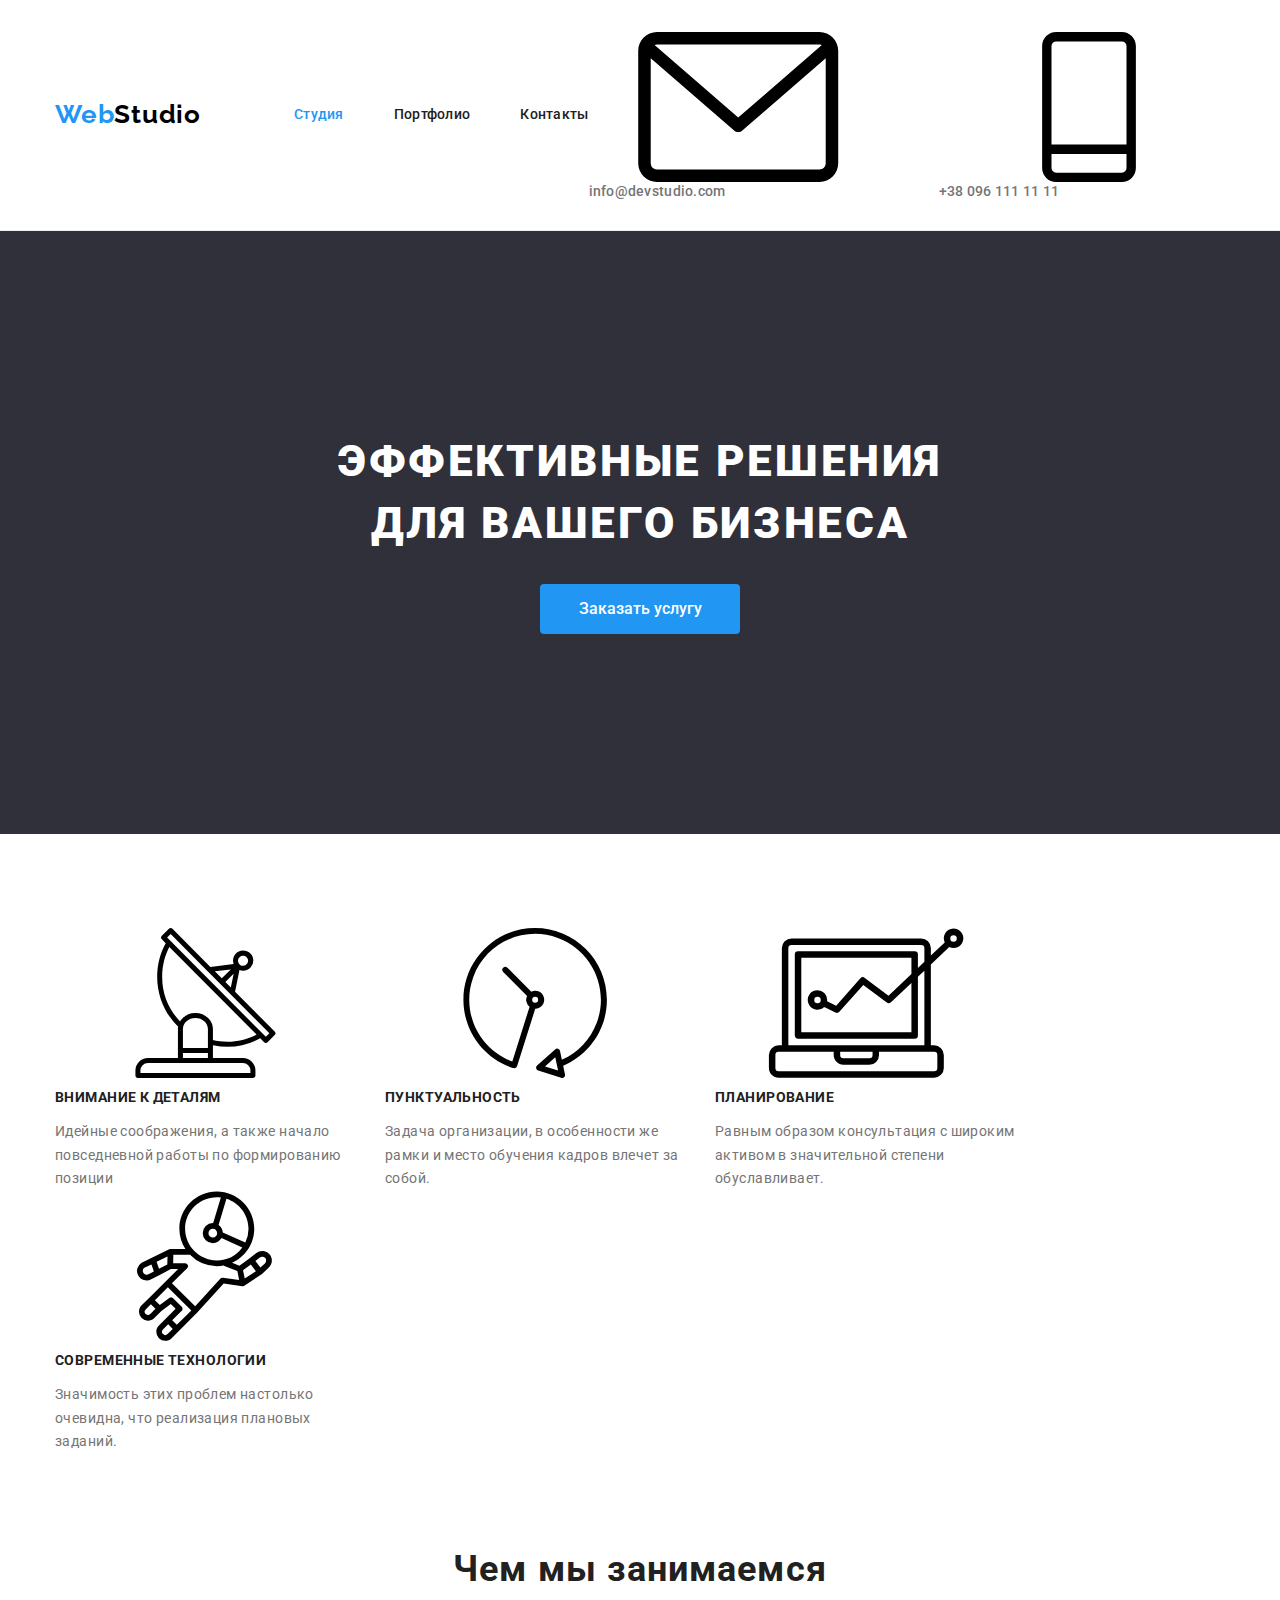
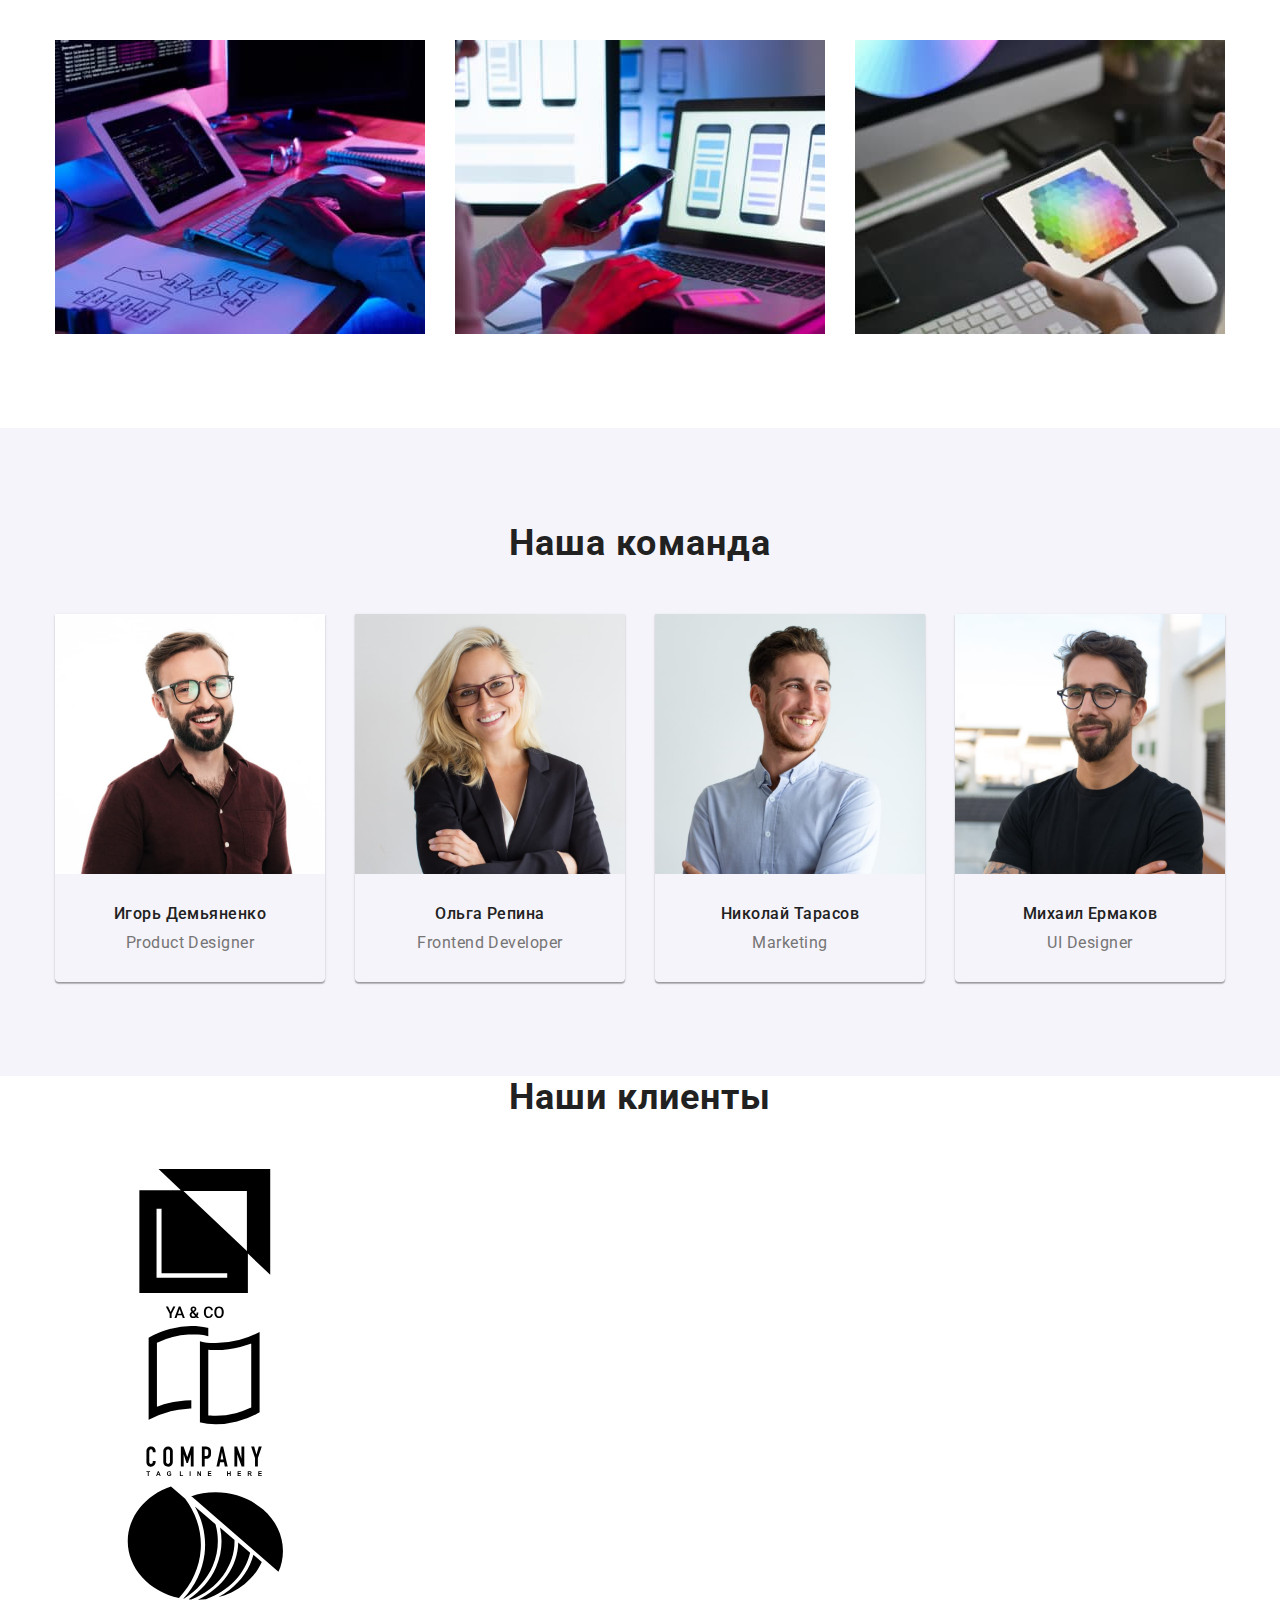
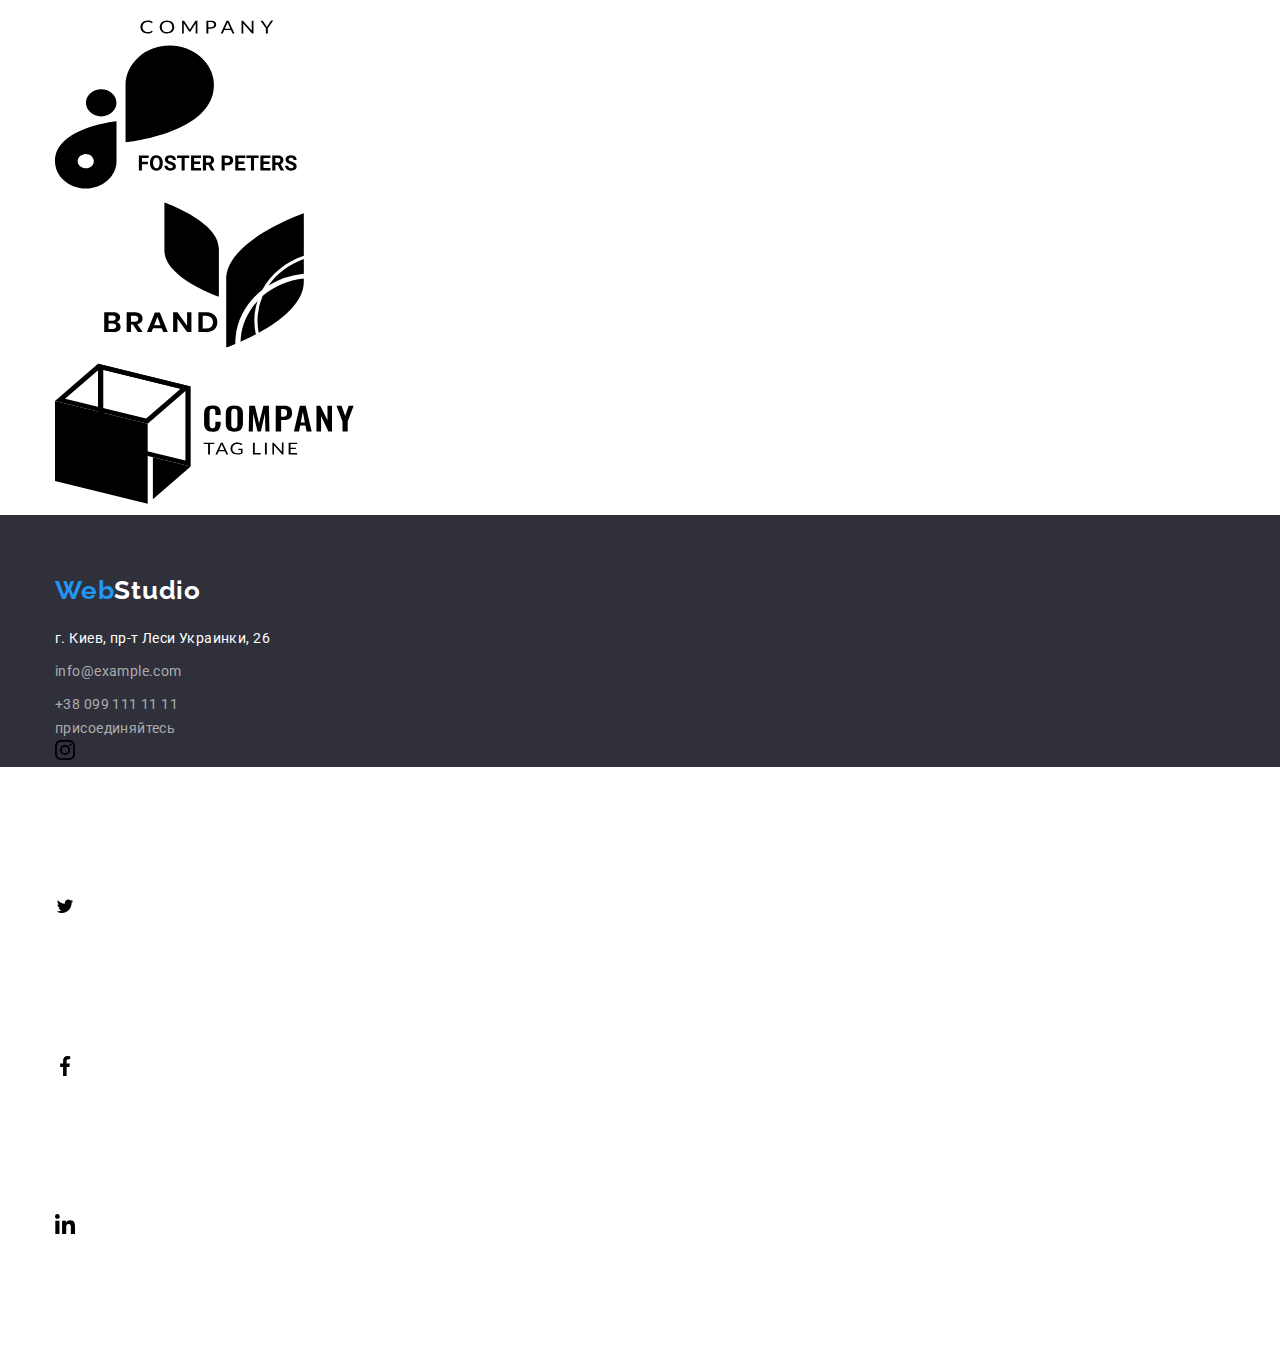
<file: index.html>
<!DOCTYPE html>
<html lang="ru">
  <head>
    <meta charset="UTF-8" />
    <meta http-equiv="X-UA-Compatible" content="IE=edge" />
    <meta name="viewport" content="width=device-width, initial-scale=1.0" />
    <title>WebStudio</title>

    <link rel="preconnect" href="https://fonts.gstatic.com" />
    <link
      href="https://fonts.googleapis.com/css2?family=Raleway:wght@700&family=Roboto:wght@400;500;700;900&display=swap"
      rel="stylesheet"
    />

    <link
      rel="stylesheet"
      href="https://cdnjs.cloudflare.com/ajax/libs/modern-normalize/1.0.0/modern-normalize.min.css"
    />

    <link rel="stylesheet" href="css/styles.css" />
  </head>
  <body>
    <!--Шапка сайта-->
    <header class="header">
      <div class="container">
        <nav class="header-text">
          <a class="link logo header-logo" href="index.html"
            >Web<span class="studio logo">Studio</span></a
          >
          <ul class="list header-text">
            <li class="menu-item">
              <a class="link current" href="index.html">Студия</a>
            </li>
            <li class="menu-item">
              <a class="link" href="portfolio.html">Портфолио</a>
            </li>
            <li class="menu-item">
              <a class="link" href="">Контакты</a>
            </li>
          </ul>
        </nav>
        <ul class="list header-text contact">
          <li class="menu-item ">
            <a class="link" href="mailto:info@devstudio.com"
              > <svg class="e-mail"><use href="../images/icons.svg#icon-envelope-hover"></use></svg>info@devstudio.com</a
            >
          </li>
          <li class="menu-item">
            <a class="link" href="tel:+380961111111"><svg class="phone"><use href="../images/icons.svg#icon-phone"></use></svg>+38 096 111 11 11</a>
          </li>
        </ul>
      </div>
    </header>
    <!--Мэйн-->
    <main>
      <!--Секция-герой-->
      <section class="hero">
        <div class="container">
          <h1 class="big">
            Эффективные решения <br />
            для вашего бизнеса
          </h1>
          <button class="btn service" type="button">Заказать услугу</button>
        </div>
      </section>
      <!--Преимущества-->
      <section class="section-advantages">
        <div class="container">
          <h2 class="vanish">Наши преимущества</h2>
          <ul class="list advantage-list">
            <li class="advantage-card">
              
              <div class="adv-svg-tile"><svg class="advantage-svg"><use href="../images/icons.svg#icon-sattelite"></use></svg></div>
              <h3 class="advantages">Внимание к деталям</h3>
              <p>
                Идейные соображения, а также начало повседневной работы по
                формированию позиции
              </p>
            </li>
            <li class="advantage-card">
              
              <div class="adv-svg-tile"><svg class="advantage-svg"><use href="../images/icons.svg#icon-time"></use></svg></div>
              <h3 class="advantages">Пунктуальность</h3>
              <p>
                Задача организации, в особенности же рамки и место обучения
                кадров влечет за собой.
              </p>
            </li>
            <li class="advantage-card">
              
              <div class="adv-svg-tile"><svg class="advantage-svg"><use href="../images/icons.svg#icon-rise"></use></svg></div>
             <h3 class="advantages">Планирование</h3>
              <p>
                Равным образом консультация с широким активом в значительной
                степени обуславливает.
              </p>
            </li>
            <li class="advantage-card">
              <div class="adv-svg-tile"><svg class="advantage-svg"><use href="../images/icons.svg#icon-spaceman"></use></svg></div>
              <h3 class="advantages">Современные технологии</h3>
              <p>
                Значимость этих проблем настолько очевидна, что реализация
                плановых заданий.
              </p>
            </li>
          </ul>
        </div>
      </section>
      <!--Чем занимаемся-->
      <section class="section-activities">
        <div class="container">
          <h2 class="title2">Чем мы занимаемся</h2>
          <ul class="list activities-list">
            <li class="activities">
              <img
                src="./images/pc.jpg"
                alt="персональный компьютер"
                width="370"
              />
            </li>
            <li class="activities">
              <img src="./images/laptop.jpg" alt="ноутбук" width="370" />
            </li>
            <li class="activities">
              <img src="./images/tablet.jpg" alt="планшет" width="370" />
            </li>
          </ul>
        </div>
      </section>
      <!--Команда-->
      <section class="team">
        <div class="container">
          <h2 class="title2">Наша команда</h2>
          <ul class="list team-list">
            <li class="team-card">
              <img
                class="team-photo"
                src="./images/igor.jpg"
                alt="Игорь Демьяненко"
              />
              <div class="team-card-text">
                <h3 class="team-names">Игорь Демьяненко</h3>
                <p class="team-position">Product Designer</p>
              </div>
            </li>
            <li class="team-card">
              <img
                class="team-photo"
                src="./images/olga.jpg"
                alt="Ольга Репина"
              />
              <div class="team-card-text">
                <h3 class="team-names">Ольга Репина</h3>
                <p class="team-position">Frontend Developer</p>
              </div>
            </li>
            <li class="team-card">
              <img
                class="team-photo"
                src="./images/nick.jpg"
                alt="Николай Тарасов"
              />
              <div class="team-card-text">
                <h3 class="team-names">Николай Тарасов</h3>
                <p class="team-position">Marketing</p>
              </div>
            </li>
            <li class="team-card">
              <img
                class="team-photo"
                src="./images/mike.jpg"
                alt="Михаил Ермаков"
              />
              <div class="team-card-text">
                <h3 class="team-names">Михаил Ермаков</h3>
                <p class="team-position">UI Designer</p>
              </div>
            </li>
          </ul>
        </div>
      </section>
      <!--Клиенты-->
      <section class="section-clients">
        <div class="container">
           <h2 class="title2">Наши клиенты</h2>
        <ul class="clients list">
          <li class="client"><a href="" class="client-svg-tile link"><svg class="client-svg"><use href="../images/icons.svg#icon-Union"></use></svg></a></li>
          <li class="client"><a href="" class="client-svg-tile link"><svg class="client-svg"><use href="../images/icons.svg#icon-group"></use></svg></a></li>
          <li class="client"><a href="" class="client-svg-tile link"><svg class="client-svg"><use href="../images/icons.svg#icon-company"></use></svg></a></li>
          <li class="client"><a href="" class="client-svg-tile link"><svg class="client-svg"><use href="../images/icons.svg#icon-foster"></use></svg></a></li>
          <li class="client"><a href="" class="client-svg-tile link"><svg class="client-svg"><use href="../images/icons.svg#icon-brand"></use></svg></a></li>
          <li class="client"><a href="" class="client-svg-tile link"><svg class="client-svg"><use href="../images/icons.svg#icon-tag"></use></svg></a></li>
        </ul>
        </div>
      </section>
    </main>
    <!--Подвал-->
    <footer class="footer">
      <div class="container">
        <div class="address-block">
          <a class="link logo" href="index.html"
            >Web<span class="studio-white">Studio</span></a
          >
          <address class="address">
            <ul class="list">
              <li class="address-white">г. Киев, пр-т Леси Украинки, 26</li>
              <li class="footer-mail">
                <a class="link" href="mailto:info@example.com"
                  >info@example.com</a
                >
              </li>
              <li class="footer-phone">
                <a class="link" href="tel:+380991111111">+38 099 111 11 11</a>
              </li>
            </ul>
          </address>
        </div>

        <div class="contact-links">
          <p class="connect">присоединяйтесь</p>
          <ul class="list studio-links-list">
            <li class="studio-link-line">
              <a href="https://www.instagram.com/" class="link" aria-label="instagram">
                <svg class="button-icon">
                  <use href="./images/icons.svg#icon-instagram" width=20px height=20px></use>
                </svg>
              </a>
            </li>
            <li class="studio-link-line">
              <a href="https://www.twitter.com/" class="link" aria-label="twitter">
                <svg class="button-icon">
                  <use href="./images/icons.svg#icon-twitter" width=20px height=16.5px></use>
                </svg>
              </a>
            </li>
            <li class="studio-link-line">
              <a href="https://www.facebook.com/" class="link" aria-label="facebook">
                <svg class="button-icon">
                  <use href="./images/icons.svg#icon-facebook" width=20px height=20px></use>
                </svg>
              </a>
            </li class="studio-link-line">
            <li>
              <a href="https://www.linkedin.com/" class="link" aria-label="linkedin">
                <svg class="button-icon">
                  <use href="./images/icons.svg#icon-linkedin" width=20px height=20px></use>
                </svg>
              </a>
            </li>
          </ul>
        </div>
      </div>
    </footer>
  </body>
</html>
</file>
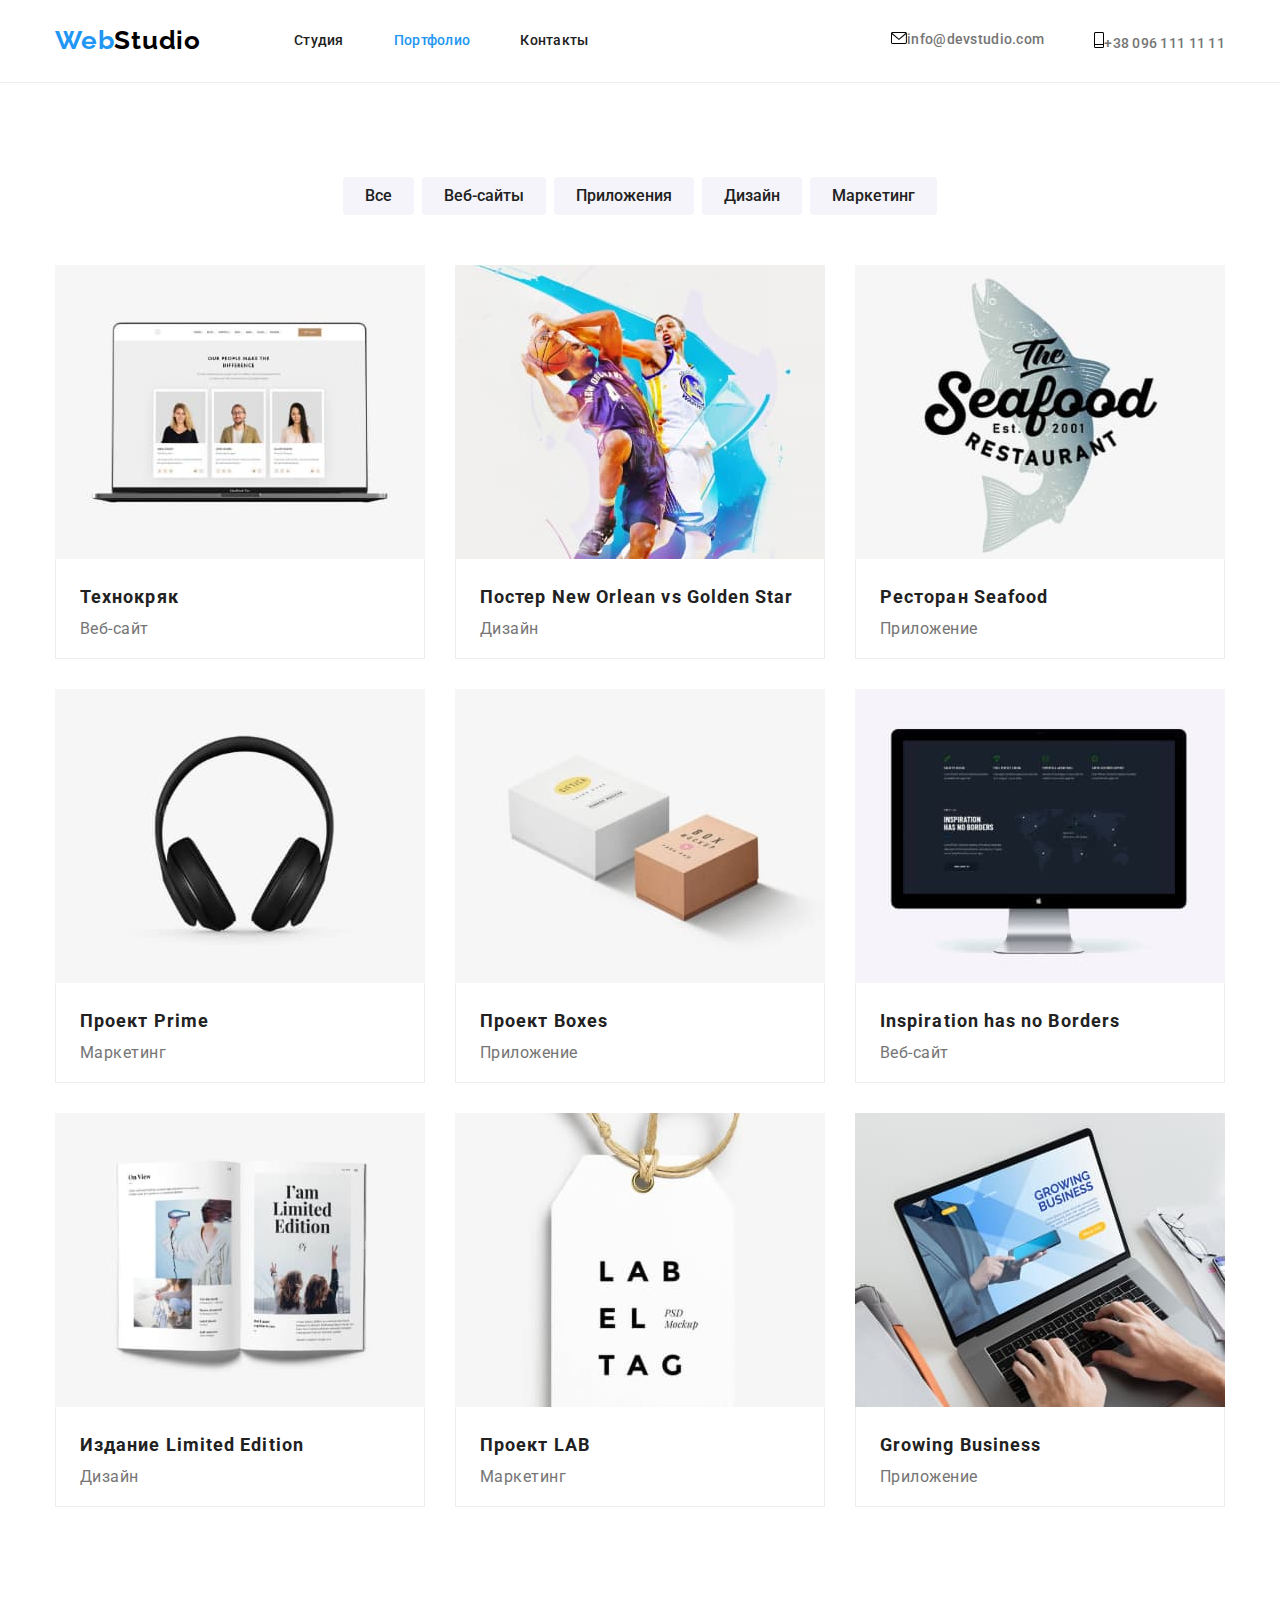
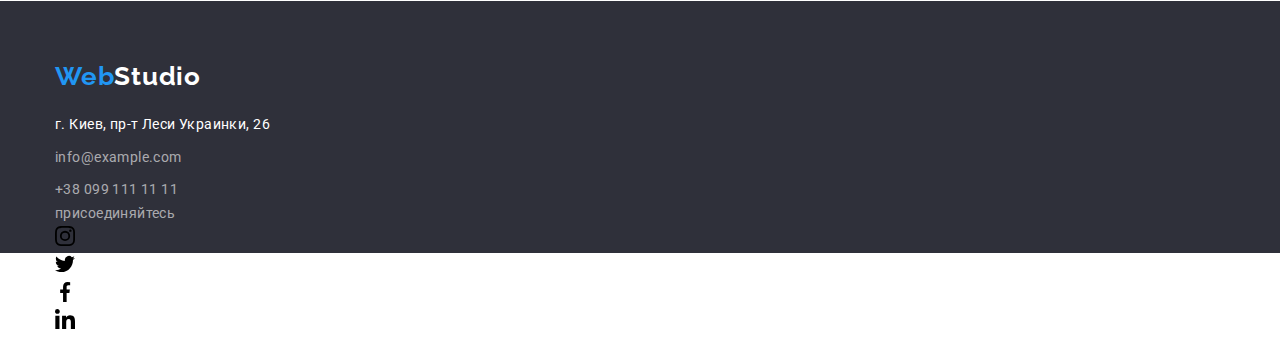
<file: portfolio.html>
<!DOCTYPE html>
<html lang="ru">
  <head>
    <meta charset="UTF-8" />
    <meta http-equiv="X-UA-Compatible" content="IE=edge" />
    <meta name="viewport" content="width=device-width, initial-scale=1.0" />
    <title>Portfolio</title>

    <link rel="preconnect" href="https://fonts.gstatic.com" />
    <link
      href="https://fonts.googleapis.com/css2?family=Raleway:wght@700&family=Roboto:wght@400;500;700;900&display=swap"
      rel="stylesheet"
    />

    <link
      rel="stylesheet"
      href="https://cdnjs.cloudflare.com/ajax/libs/modern-normalize/1.0.0/modern-normalize.min.css"
    />

    <link rel="stylesheet" href="css/styles.css" />
  </head>
  <body>
    <!--Шапка сайта-->
    <header class="header">
      <div class="container">
        <nav class="header-text">
          <a class="link logo header-logo" href="index.html"
            >Web<span class="studio logo">Studio</span></a
          >
          <ul class="list header-text">
            <li class="menu-item">
              <a class="link" href="index.html">Студия</a>
            </li>
            <li class="menu-item">
              <a class="link current" href="portfolio.html">Портфолио</a>
            </li>
            <li class="menu-item">
              <a class="link" href="">Контакты</a>
            </li>
          </ul>
        </nav>
        <ul class="list header-text contact">
          <li class="menu-item">
            <a class="link" href="mailto:info@devstudio.com">
              <svg class="e-mail" width="16px" height="12px">
                <use href="./images/icons.svg#icon-envelope-hover"></use></svg
              >info@devstudio.com</a
            >
          </li>
          <li class="menu-item">
            <a class="link" href="tel:+380961111111"
              ><svg class="phone" width="10px" height="16px">
                <use href="./images/icons.svg#icon-phone"></use></svg
              >+38 096 111 11 11</a
            >
          </li>
        </ul>
      </div>
    </header>
    <main>
      <!-- Примеры работ -->
      <section class="section-portfolio">
        <div class="container">
          <h1 class="vanish">Portfolio</h1>
          <!--Фильтры портфолио-->
          <ul class="list filter">
            <li>
              <button class="btn" type="button">Все</button>
            </li>
            <li>
              <button class="btn" type="button">Веб-сайты</button>
            </li>
            <li>
              <button class="btn" type="button">Приложения</button>
            </li>
            <li>
              <button class="btn" type="button">Дизайн</button>
            </li>
            <li>
              <button class="btn" type="button">Маркетинг</button>
            </li>
          </ul>
          <!--Работы-->

          <ul class="list projects">
            <li class="project-item">
              <img
                src="./images/portfolio/technocrack.jpg"
                alt="ноутбук"
                width="370"
              />
              <div class="label">
                <h3 class="project-name">Технокряк</h3>
                <p class="project-type">Веб-сайт</p>
              </div>
            </li>
            <li class="project-item">
              <img
                src="./images/portfolio/orlean.jpg"
                alt="игроки в баскетбол"
                width="370"
              />
              <div class="label">
                <h3 class="project-name">Постер New Orlean vs Golden Star</h3>

                <p class="project-type">Дизайн</p>
              </div>
            </li>
            <li class="project-item">
              <img
                src="./images/portfolio/seafood.jpg"
                alt="рыба"
                width="370"
              />
              <div class="label">
                <h3 class="project-name">Ресторан Seafood</h3>
                <p class="project-type">Приложение</p>
              </div>
            </li>
            <li class="project-item">
              <img
                src="./images/portfolio/prime.jpg"
                alt="наушники"
                width="370"
              />
              <div class="label">
                <h3 class="project-name">Проект Prime</h3>
                <p class="project-type">Маркетинг</p>
              </div>
            </li>
            <li class="project-item">
              <img src="./images/portfolio/box.jpg" alt="коробки" width="370" />
              <div class="label">
                <h3 class="project-name">Проект Boxes</h3>
                <p class="project-type">Приложение</p>
              </div>
            </li>
            <li class="project-item">
              <img
                src="./images/portfolio/inspiration.jpg"
                alt="монитор"
                width="370"
              />
              <div class="label">
                <h3 class="project-name">Inspiration has no Borders</h3>
                <p class="project-type">Веб-сайт</p>
              </div>
            </li>
            <li class="project-item">
              <img
                src="./images/portfolio/limited.jpg"
                alt="книга"
                width="370"
              />
              <div class="label">
                <h3 class="project-name">Издание Limited Edition</h3>
                <p class="project-type">Дизайн</p>
              </div>
            </li>
            <li class="project-item">
              <img
                src="./images/portfolio/lab.jpg"
                alt="этикетка"
                width="370"
              />
              <div class="label">
                <h3 class="project-name">Проект LAB</h3>
                <p class="project-type">Маркетинг</p>
              </div>
            </li>
            <li class="project-item">
              <img
                src="./images/portfolio/business.jpg"
                alt="ноутбук бизнесмена"
                width="370"
              />
              <div class="label">
                <h3 class="project-name">Growing Business</h3>
                <p class="project-type">Приложение</p>
              </div>
            </li>
          </ul>
        </div>
      </section>
    </main>
    <!--Подвал-->
    <footer class="footer">
      <div class="container">
        <div class="foter-content">
          <div class="address-block">
            <a class="link logo" href="index.html"
              >Web<span class="studio-white">Studio</span></a
            >
            <address class="address">
              <ul class="list">
                <li class="address-white">г. Киев, пр-т Леси Украинки, 26</li>
                <li class="footer-mail">
                  <a class="link" href="mailto:info@example.com"
                    >info@example.com</a
                  >
                </li>
                <li class="footer-phone">
                  <a class="link" href="tel:+380991111111">+38 099 111 11 11</a>
                </li>
              </ul>
            </address>
          </div>

          <div class="contact-links">
            <p class="connect">присоединяйтесь</p>
            <ul class="list links-list">
              <li>
                <a
                  href="https://www.instagram.com/"
                  target="_blank"
                  rel="noopener nofollower"
                  class="link studio-link"
                  aria-label="instagram"
                >
                  <svg class="studio-social" width="20px" height="20px">
                    <use href="./images/icons.svg#icon-instagram"></use>
                  </svg>
                </a>
              </li>
              <li>
                <a
                  href="https://www.twitter.com/"
                  target="_blank"
                  rel="noopener nofollower"
                  class="link studio-link"
                  aria-label="twitter"
                >
                  <svg class="studio-social" width="20px" height="20px">
                    <use href="./images/icons.svg#icon-twitter"></use>
                  </svg>
                </a>
              </li>
              <li>
                <a
                  href="https://www.facebook.com/"
                  target="_blank"
                  rel="noopener nofollower"
                  class="link studio-link"
                  aria-label="facebook"
                >
                  <svg class="studio-social" width="20px" height="20px">
                    <use href="./images/icons.svg#icon-facebook"></use>
                  </svg>
                </a>
              </li>
              <li>
                <a
                  href="https://www.linkedin.com/"
                  target="_blank"
                  rel="noopener nofollower"
                  class="link studio-link"
                  aria-label="linkedin"
                >
                  <svg class="studio-social" width="20px" height="20px">
                    <use href="./images/icons.svg#icon-linkedin"></use>
                  </svg>
                </a>
              </li>
            </ul>
          </div>
        </div>
      </div>
    </footer>
  </body>
</html>
</file>
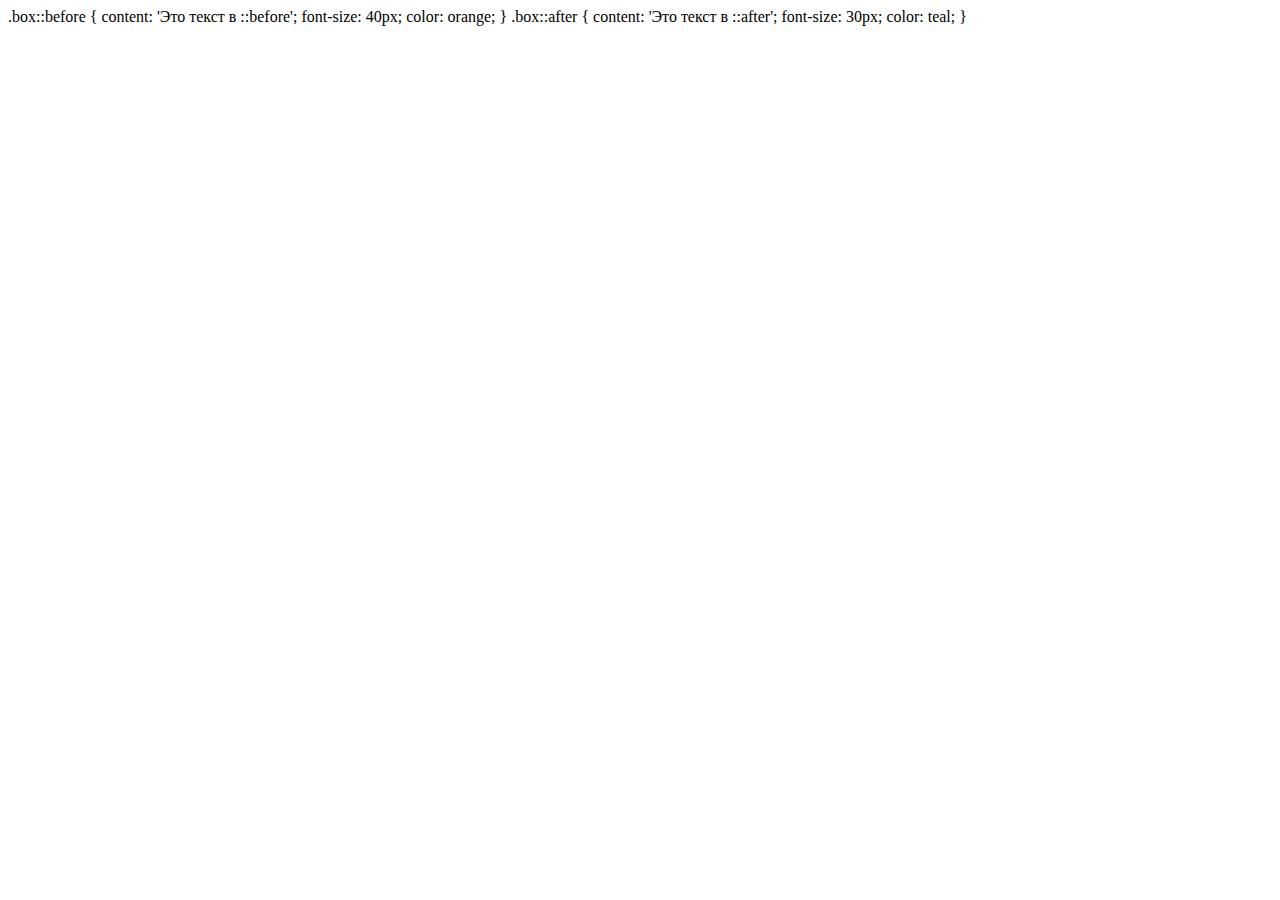
<file: css/Untitled-1.html>
<!DOCTYPE html>
<html lang="en">
  <head>
    <meta charset="UTF-8" />
    <meta http-equiv="X-UA-Compatible" content="IE=edge" />
    <meta name="viewport" content="width=device-width, initial-scale=1.0" />
    <title>Document</title>
  </head>
  <body>
    .box::before { content: 'Это текст в ::before'; font-size: 40px; color:
    orange; } .box::after { content: 'Это текст в ::after'; font-size: 30px;
    color: teal; }
  </body>
</html>
</file>
<file: css/styles.css>
:root {
  --main-text-cl: #757575;
  --title-cl: #212121;
  --accent-cl: #2196f3;
  --alt-text-cl: #ffffff;

  --dark-bg: #2f303a;
  --second-bg: #e5e5e5;
  --btn-bg: #f5f4fa;

  --main-font: "Roboto", sans-serif;
  --title-font: "Raleway", sans-serif;
}
body {
  font-family: var(--main-font);
  font-size: 14px;
  line-height: 1.7;
  letter-spacing: 0.03em;
  color: var(--main-text-cl);
}
.link {
  color: inherit;
  text-decoration: none;
}
.link:hover,
.link.focus {
  color: var(--accent-cl);
}
.current {
  color: var(--accent-cl);
}
.list {
  list-style: none;
  margin: 0;
  padding-left: 0;
}
.address {
  font-style: inherit;
}

.btn {
  cursor: pointer;
  color: var(--title-cl);
  background-color: var(--btn-bg);
  border-width: 0px;
  border-radius: 4px;
  font-size: 16px;
  line-height: 1.6;
  padding: 6px 22px 6px 22px;
  font-weight: 500;
  min-height: 38px;
}
.btn:hover,
.btn:focus {
  color: var(--alt-text-cl);
  background-color: var(--accent-cl);
  box-shadow: 0px 3px 1px rgba(0, 0, 0, 0.1), 0px 1px 2px rgba(0, 0, 0, 0.08),
    0px 2px 2px rgba(0, 0, 0, 0.12);
}

.container {
  width: 1200px;
  padding-left: 15px;
  padding-right: 15px;
  margin-left: auto;
  margin-right: auto;
}

h1,
h2,
h3,
p,
img {
  margin: 0px;
}

img {
  display: block;
  max-width: 100%;
}

/* Шапка сайта*/

.header {
  background-color: var(--alt-text-cl);
  border-bottom: 1px solid #ececec;
}
.header-text {
  font-weight: 500;
  line-height: 1;
  letter-spacing: 0.02em;
  color: var(--title-cl);
  display: inline-flex;
}

.contact {
  color: inherit;
  margin-left: auto;
}

.logo {
  font-family: Raleway;
  font-style: normal;
  font-weight: 700;
  font-size: 26px;
  line-height: 1.2;
  letter-spacing: 0.03em;
  color: #2196f3;
}
.header-logo {
  margin-top: 24px;
  margin-right: 93px;
  margin-bottom: 25px;
  margin-left: auto;
}

.studio {
  color: black;
}

.studio-white {
  color: var(--alt-text-cl);
}

.menu-item:not(:last-child) {
  margin-right: 50px;
}

.menu-item {
  padding-top: 32px;
  padding-bottom: 32px;
}

.header .container {
  display: flex;
  align-items: center;
}
/*Секция-герой*/
.hero {
  background: var(--dark-bg);
  text-transform: uppercase;
  color: var(--alt-text-cl);
  max-width: 1600px;
  margin-left: auto;
  margin-right: auto;
  padding-top: 200px;
  padding-bottom: 200px;
}
.big {
  font-size: 44px;
  font-weight: 900;
  line-height: 1.4;
  text-align: center;
  letter-spacing: 0.06em;
}

/*Кнопку в постоянный ховер*/
.service {
  color: var(--alt-text-cl);
  background-color: var(--accent-cl);
  display: block;
  margin-left: auto;
  margin-right: auto;
  min-height: 50px;
  min-width: 200px;
  margin-top: 30px;
}

/*Скрытый заголовок*/
.vanish {
  display: none;
}
/*Преимущества*/

.section-advantages {
  padding-top: 94px;
}

.advantages {
  text-transform: uppercase;
  color: var(--title-cl);
  font-size: 14px;
  padding-bottom: 10px;
}

.advantage-list {
  display: flex;
  flex-wrap: wrap;
  margin-right: -30px;
}

.advantage-card {
  flex-basis: calc(100% / 4 - 30px);
  margin-right: 30px;
}

/*Что делаем*/
.section-activities {
  padding-top: 94px;
  padding-bottom: 94px;
}

.title2 {
  font-weight: 700;
  font-size: 36px;
  line-height: 1.17;
  text-align: center;
  letter-spacing: 0.03em;
  color: var(--title-cl);
  margin-bottom: 50px;
}

.activities-list {
  display: flex;
  flex-wrap: wrap;
  margin-right: -30px;
}

.activities {
  flex-basis: calc(100% / 3 - 30px);
  margin-right: 30px;
}

/*Команда*/

.team-list {
  display: flex;
  flex-wrap: wrap;
  margin-right: -30px;
  margin-top: -30px;
}

.team-card {
  flex-basis: calc(100% / 4 - 30px);
  margin-right: 30px;
  margin-top: 30px;

  box-shadow: 0px 1px 3px rgba(0, 0, 0, 0.12), 0px 1px 1px rgba(0, 0, 0, 0.14),
    0px 2px 1px rgba(0, 0, 0, 0.2);
  border-radius: 0px 0px 4px 4px;
}
.team-card-text {
  padding: 30px;
  word-wrap: normal;
}

.team {
  background-color: var(--btn-bg);
  padding-top: 94px;
  padding-bottom: 94px;
}
.team-names {
  font-weight: 500;
  font-size: 16px;
  line-height: 1.19;
  letter-spacing: 0.03em;
  color: var(--title-cl);
  padding-bottom: 10px;
  text-align: center;
}
.team-position {
  font-size: 16px;
  line-height: 1.19;
  letter-spacing: 0.03em;
  text-align: center;
}

.team-photo {
  margin-left: auto;
  margin-right: auto;
}

/*Футер*/
.footer {
  background: var(--dark-bg);
  color: rgba(255, 255, 255, 0.6);
  height: 252px;
  padding-top: 60px;
}

.footer-logo {
}
.address-white {
  color: var(--alt-text-cl);
  margin-top: 20px;
}

.footer-mail {
  margin-top: 9px;
}

.footer-phone {
  margin-top: 9px;
}
/*Portfolio*/
.section-portfolio {
  padding-top: 94px;
  padding-bottom: 94px;
}

.filter {
  display: flex;
  margin-bottom: 50px;
  justify-content: center;
}
.filter > li {
  margin-right: 8px;
}
.filter :last-child {
  margin-right: 0;
}

.project-name {
  font-weight: 700;
  font-size: 18px;
  line-height: 2;
  letter-spacing: 0.06em;
  color: var(--title-cl);
  text-align: left;
}

.project-type {
  font-size: 16px;
  line-height: 1.19;
  letter-spacing: 0.03em;
  text-align: left;
  padding-top: 4px;
}
.projects {
  display: flex;
  flex-wrap: wrap;
  margin-left: -30px;
  margin-top: -30px;
}

.project-item {
  flex-basis: calc(100% / 3 - 30px);
  margin-left: 30px;
  margin-top: 30px;
}

.label {
  padding: 20px 24px;
  border: 1px solid #eeeeee;
  border-top: none;
}
</file>
